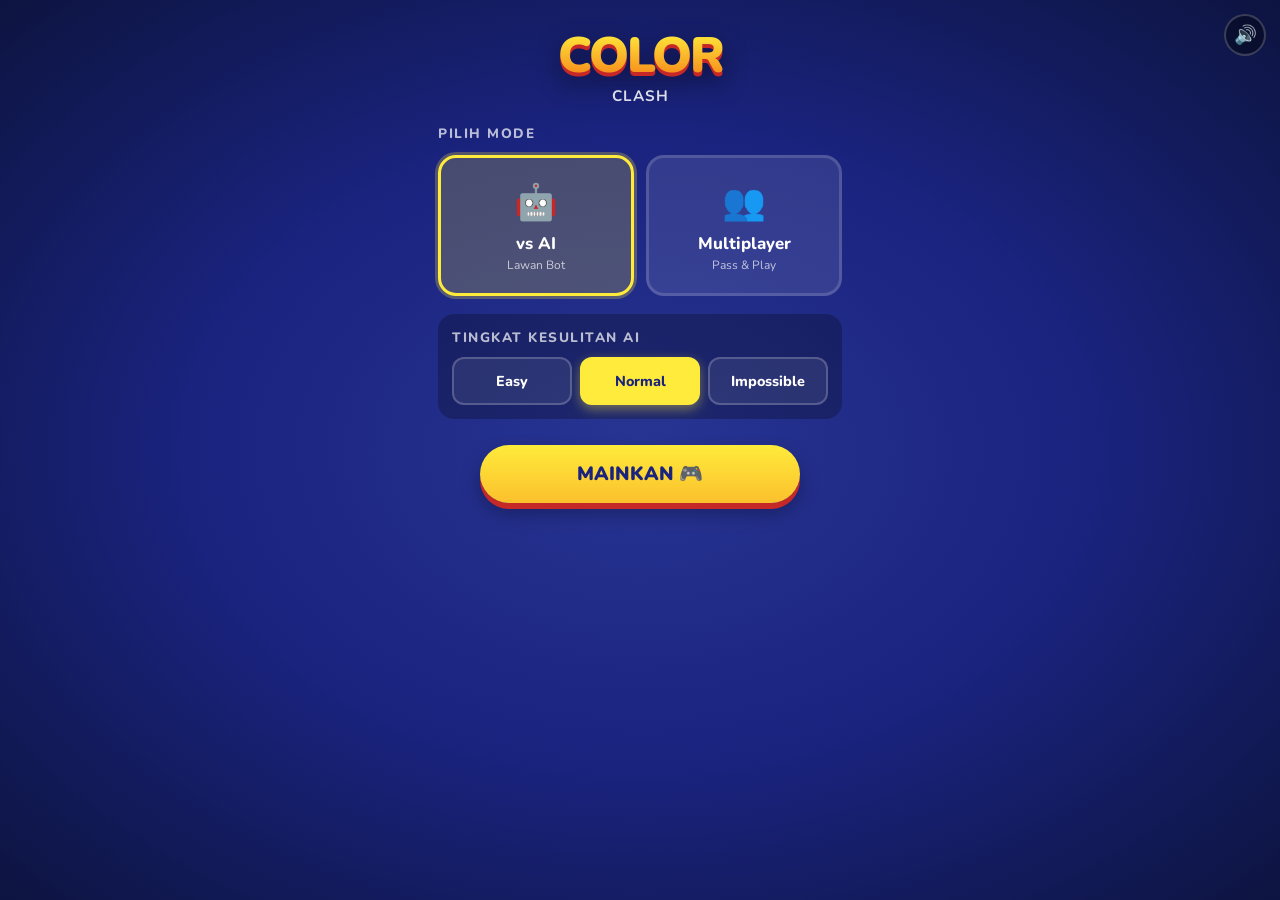
<file: index.html>
<!DOCTYPE html>
<html lang="id">
<head>
  <meta charset="UTF-8" />
  <meta name="viewport" content="width=device-width, initial-scale=1.0, maximum-scale=1.0, user-scalable=no" />
  <title>Color Clash</title>
  <link rel="preconnect" href="https://fonts.googleapis.com">
  <link href="https://fonts.googleapis.com/css2?family=Nunito:wght@700;800;900&display=swap" rel="stylesheet">
  <link rel="stylesheet" href="css/style.css">
</head>
<body>
<button class="music-toggle" id="musicBtn">🔊</button>

  <!-- LOBBY -->
  <div id="lobby">
    <div class="logo-box">
      <div class="logo-title">COLOR</div>
      <div class="logo-sub">CLASH</div>
    </div>

    <div class="section-title">Pilih Mode</div>
    <div class="mode-cards">
      <div class="mode-card active" data-mode="ai" onclick="selectMode('ai')">
        <div class="icon">🤖</div>
        <h3>vs AI</h3>
        <p>Lawan Bot</p>
      </div>
      <div class="mode-card" data-mode="multi" onclick="selectMode('multi')">
        <div class="icon">👥</div>
        <h3>Multiplayer</h3>
        <p>Pass & Play</p>
      </div>
    </div>

    <div class="diff-section show" id="diffSection">
      <div class="section-title" style="margin-bottom:4px;">Tingkat Kesulitan AI</div>
      <div class="diff-btns">
        <button class="diff-btn" data-diff="easy" onclick="setDiff('easy')">Easy</button>
        <button class="diff-btn active" data-diff="normal" onclick="setDiff('normal')">Normal</button>
        <button class="diff-btn" data-diff="impossible" onclick="setDiff('impossible')">Impossible</button>
      </div>
    </div>

    <div class="players-section" id="playersSection">
      <div class="section-title" style="margin-bottom:4px;">Jumlah Pemain</div>
      <div class="player-btns">
        <button class="player-btn" data-n="2" onclick="setPlayers(2)">2</button>
        <button class="player-btn active" data-n="3" onclick="setPlayers(3)">3</button>
        <button class="player-btn" data-n="4" onclick="setPlayers(4)">4</button>
      </div>
    </div>

    <button class="btn-start" onclick="startGame()">MAINKAN 🎮</button>
  </div>

  <!-- GAME -->
  <div id="game">
    <div class="top-bar">
      <button class="btn-lobby" onclick="confirmLobby()">← Lobby</button>
      <div class="turn-msg" id="turnMsg">Giliranmu</div>
      <div style="width:58px;"></div>
    </div>

    <div class="player-info" id="playerInfo"></div>

    <div class="table-area">
      <div class="table-meta">
        <div class="direction-indicator" id="direction">➡️</div>
        <div class="current-color" id="currentColor"></div>
      </div>
      <div class="discard-pile" id="discardPile"></div>
      <div class="draw-pile" id="drawPile" onclick="drawCard()"></div>
      <button class="last-btn" id="lastBtn" onclick="callLast()">LAST!</button>
    </div>

    <div class="hand-area">
      <div class="hand" id="hand"></div>
    </div>

    <div class="pass-overlay" id="passOverlay">
      <h2 id="passName">Giliran Player 2</h2>
      <p>Serahkan HP ke pemain berikutnya</p>
      <button class="btn-primary" style="max-width:220px;margin-top:8px;" onclick="revealHand()">Saya Siap</button>
    </div>
  </div>

  <!-- Color Picker -->
  <div class="modal" id="colorModal">
    <div class="modal-content">
      <h2>Pilih Warna</h2>
      <div class="color-grid">
        <button class="color-btn red" onclick="chooseColor('red')">Merah</button>
        <button class="color-btn blue" onclick="chooseColor('blue')">Biru</button>
        <button class="color-btn green" onclick="chooseColor('green')">Hijau</button>
        <button class="color-btn yellow" onclick="chooseColor('yellow')">Kuning</button>
      </div>
    </div>
  </div>

  <!-- Game Over -->
  <div class="modal" id="gameOverModal">
    <div class="modal-content gameover-content">
      <div class="trophy" id="trophy">🏆</div>
      <h2 id="winnerText">Kamu Menang!</h2>
      <p id="scoreText">Hebat!</p>
      <div class="btn-group">
        <button class="btn-primary" onclick="tryAgain()">Coba Lagi</button>
        <button class="btn-secondary" onclick="backToLobby()">Kembali ke Lobby</button>
      </div>
    </div>
  </div>

  <div class="toast" id="toast"></div>

  <audio id="bgm" loop preload="auto">
    <source src="https://soundimage.org/wp-content/uploads/2020/12/Adventures-in-Suburbia.mp3" type="audio/mpeg">
  </audio>

  <script src="js/game.js"></script>
</body>
</html>
</file>
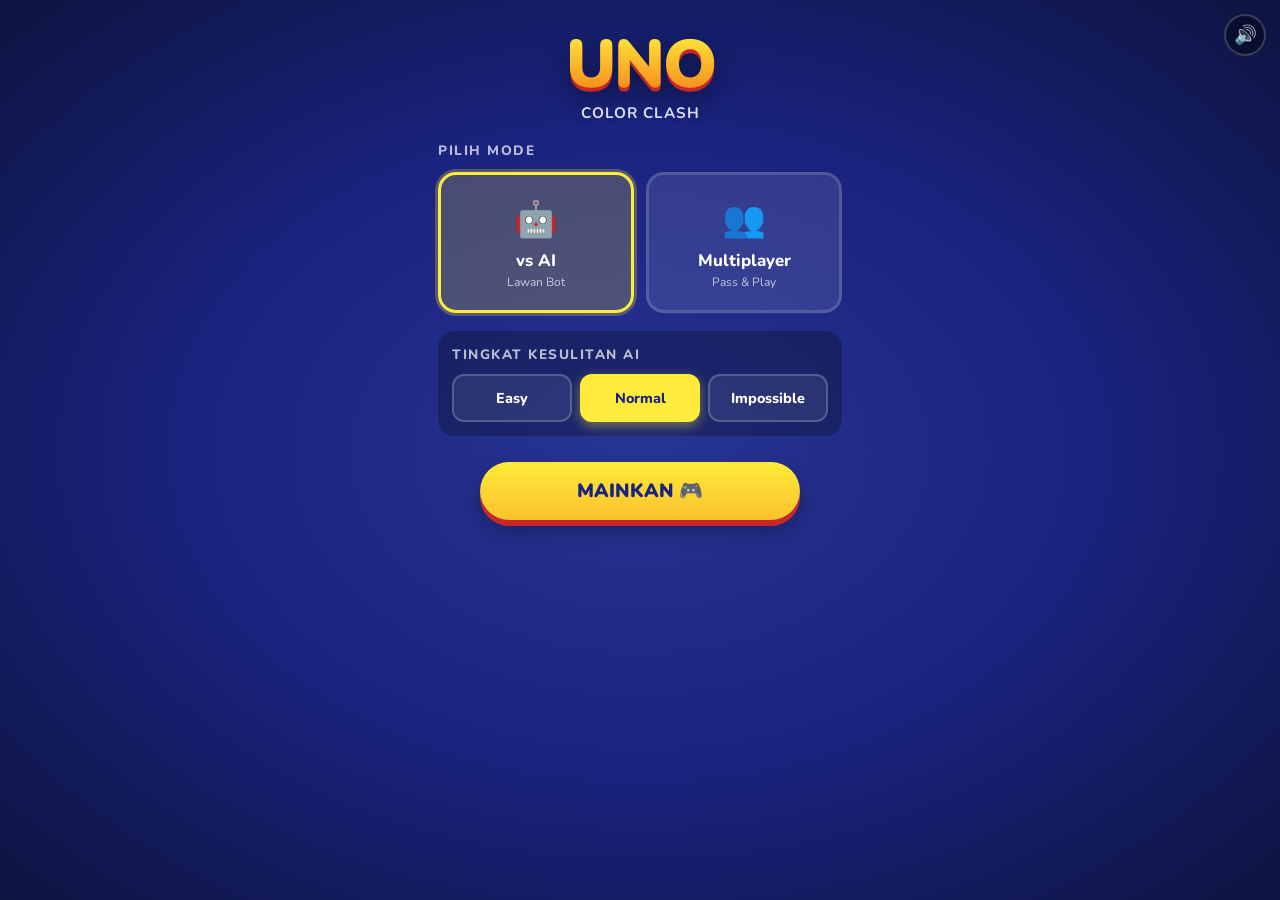
<file: index.single.html>
<!DOCTYPE html>
<html lang="id">
<head>
  <meta charset="UTF-8" />
  <meta name="viewport" content="width=device-width, initial-scale=1.0, maximum-scale=1.0, user-scalable=no" />
  <title>Color Clash</title>
  <link rel="preconnect" href="https://fonts.googleapis.com">
  <link href="https://fonts.googleapis.com/css2?family=Nunito:wght@700;800;900&display=swap" rel="stylesheet">
  <style>
    :root {
      --red: #d32f2f;
      --blue: #1976d2;
      --green: #388e3c;
      --yellow: #fbc02d;
      --black: #212121;
      --bg: #1a237e;
    }

    * {
      margin: 0;
      padding: 0;
      box-sizing: border-box;
      -webkit-tap-highlight-color: transparent;
      user-select: none;
    }

    body {
      font-family: 'Nunito', sans-serif;
      background: radial-gradient(ellipse at center, #283593 0%, #1a237e 50%, #0d1440 100%);
      min-height: 100dvh;
      color: #fff;
      overflow-x: hidden;
      display: flex;
      flex-direction: column;
      align-items: center;
    }

    /* ========== LOBBY ========== */
    #lobby {
      width: 100%;
      max-width: 440px;
      padding: 20px 18px 40px;
      display: flex;
      flex-direction: column;
      align-items: center;
      gap: 18px;
    }

    .logo-box {
      margin-top: 12px;
      text-align: center;
    }

    .logo-uno {
      font-size: 4.2rem;
      font-weight: 900;
      letter-spacing: -2px;
      background: linear-gradient(180deg, #ffeb3b 0%, #fbc02d 40%, #f57f17 100%);
      -webkit-background-clip: text;
      -webkit-text-fill-color: transparent;
      text-shadow: none;
      filter: drop-shadow(0 4px 0 #c62828) drop-shadow(0 8px 12px rgba(0,0,0,0.4));
      line-height: 1;
    }

    .logo-sub {
      font-size: 0.95rem;
      font-weight: 700;
      opacity: 0.85;
      margin-top: 4px;
      letter-spacing: 1px;
    }

    .section-title {
      font-size: 0.85rem;
      font-weight: 800;
      text-transform: uppercase;
      letter-spacing: 1.5px;
      opacity: 0.7;
      align-self: flex-start;
      margin-bottom: -6px;
    }

    .mode-cards {
      display: grid;
      grid-template-columns: 1fr 1fr;
      gap: 12px;
      width: 100%;
    }

    .mode-card {
      background: rgba(255,255,255,0.1);
      border: 3px solid rgba(255,255,255,0.15);
      border-radius: 18px;
      padding: 20px 12px;
      text-align: center;
      cursor: pointer;
      transition: all 0.2s ease;
    }

    .mode-card.active {
      background: rgba(255,235,59,0.2);
      border-color: #ffeb3b;
      box-shadow: 0 0 0 3px rgba(255,235,59,0.25);
    }

    .mode-card .icon { font-size: 2.2rem; margin-bottom: 6px; }
    .mode-card h3 { font-size: 1.05rem; font-weight: 800; }
    .mode-card p { font-size: 0.75rem; opacity: 0.7; margin-top: 2px; }

    .diff-section, .players-section {
      width: 100%;
      background: rgba(0,0,0,0.25);
      border-radius: 16px;
      padding: 14px;
      display: none;
    }

    .diff-section.show, .players-section.show { display: block; }

    .diff-btns, .player-btns {
      display: flex;
      gap: 8px;
      margin-top: 10px;
    }

    .diff-btn, .player-btn {
      flex: 1;
      padding: 12px 6px;
      border-radius: 12px;
      border: 2px solid rgba(255,255,255,0.2);
      background: rgba(255,255,255,0.08);
      color: #fff;
      font-family: inherit;
      font-weight: 800;
      font-size: 0.9rem;
      cursor: pointer;
      transition: all 0.2s;
    }

    .diff-btn.active, .player-btn.active {
      background: #ffeb3b;
      color: #1a237e;
      border-color: #ffeb3b;
      box-shadow: 0 4px 12px rgba(255,235,59,0.4);
    }

    .diff-btn[data-diff="easy"].active { background: #66bb6a; border-color: #66bb6a; color: #fff; }
    .diff-btn[data-diff="normal"].active { background: #ffeb3b; border-color: #ffeb3b; color: #1a237e; }
    .diff-btn[data-diff="impossible"].active { background: #ef5350; border-color: #ef5350; color: #fff; }

    .btn-start {
      width: 100%;
      max-width: 320px;
      padding: 16px;
      border: none;
      border-radius: 50px;
      background: linear-gradient(180deg, #ffeb3b 0%, #fbc02d 100%);
      color: #1a237e;
      font-family: inherit;
      font-size: 1.2rem;
      font-weight: 900;
      cursor: pointer;
      box-shadow: 0 6px 0 #c62828, 0 10px 20px rgba(0,0,0,0.3);
      transition: all 0.15s;
      margin-top: 8px;
    }

    .btn-start:active {
      transform: translateY(4px);
      box-shadow: 0 2px 0 #c62828, 0 4px 10px rgba(0,0,0,0.3);
    }

    .music-toggle {
      position: fixed;
      top: 14px;
      right: 14px;
      width: 42px;
      height: 42px;
      border-radius: 50%;
      background: rgba(0,0,0,0.35);
      border: 2px solid rgba(255,255,255,0.2);
      color: #fff;
      font-size: 1.15rem;
      cursor: pointer;
      z-index: 100;
    }

    /* ========== GAME ========== */
    #game {
      display: none;
      width: 100%;
      max-width: 480px;
      height: 100dvh;
      flex-direction: column;
      position: relative;
    }

    .top-bar {
      display: flex;
      justify-content: space-between;
      align-items: center;
      padding: 10px 14px;
      background: rgba(0,0,0,0.35);
    }

    .btn-lobby {
      padding: 7px 14px;
      border-radius: 20px;
      border: 2px solid rgba(255,255,255,0.3);
      background: transparent;
      color: #fff;
      font-family: inherit;
      font-weight: 700;
      font-size: 0.8rem;
      cursor: pointer;
    }

    .turn-msg {
      font-size: 0.9rem;
      font-weight: 800;
      background: rgba(255,235,59,0.2);
      padding: 5px 14px;
      border-radius: 20px;
      border: 1px solid rgba(255,235,59,0.4);
    }

    .player-info {
      display: flex;
      gap: 8px;
      flex-wrap: wrap;
      justify-content: center;
      padding: 10px 8px 4px;
    }

    .player-badge {
      background: rgba(0,0,0,0.35);
      border-radius: 20px;
      padding: 5px 12px;
      font-size: 0.8rem;
      font-weight: 700;
      display: flex;
      align-items: center;
      gap: 6px;
      border: 2px solid transparent;
      transition: all 0.25s;
    }

    .player-badge.active {
      background: #ffeb3b;
      color: #1a237e;
      border-color: #fff;
      transform: scale(1.06);
      box-shadow: 0 0 12px rgba(255,235,59,0.5);
    }

    .player-badge .count {
      background: rgba(0,0,0,0.25);
      border-radius: 10px;
      padding: 1px 7px;
      font-weight: 900;
      min-width: 22px;
      text-align: center;
    }

    .player-badge.active .count {
      background: rgba(26,35,126,0.25);
    }

    .table-area {
      flex: 1;
      display: flex;
      flex-direction: column;
      align-items: center;
      justify-content: center;
      gap: 12px;
      padding: 8px;
      position: relative;
    }

    .table-meta {
      display: flex;
      align-items: center;
      gap: 16px;
    }

    .direction-indicator {
      font-size: 1.5rem;
      transition: transform 0.35s;
    }

    .direction-indicator.reverse { transform: scaleX(-1); }

    .current-color {
      width: 26px;
      height: 26px;
      border-radius: 50%;
      border: 3px solid #fff;
      box-shadow: 0 0 10px rgba(255,255,255,0.5);
    }

    .discard-pile {
      width: 96px;
      height: 140px;
      border-radius: 12px;
      position: relative;
      z-index: 5;
      filter: drop-shadow(0 8px 16px rgba(0,0,0,0.45));
    }

    .draw-pile {
      width: 72px;
      height: 104px;
      background: linear-gradient(145deg, #37474f, #263238);
      border-radius: 10px;
      border: 3px solid rgba(255,255,255,0.2);
      display: flex;
      align-items: center;
      justify-content: center;
      font-size: 1.6rem;
      font-weight: 900;
      color: #ffeb3b;
      cursor: pointer;
      box-shadow: 0 6px 16px rgba(0,0,0,0.4);
      position: absolute;
      right: 24px;
      top: 50%;
      transform: translateY(-50%);
      transition: transform 0.12s;
    }

    .draw-pile:active { transform: translateY(-50%) scale(0.93); }

    .draw-pile::before {
      content: 'UNO';
      position: absolute;
      font-size: 0.85rem;
      letter-spacing: 1px;
      opacity: 0.7;
    }

    .hand-area {
      background: linear-gradient(180deg, rgba(0,0,0,0.25) 0%, rgba(0,0,0,0.5) 100%);
      padding: 10px 6px 18px;
      border-radius: 24px 24px 0 0;
      min-height: 155px;
    }

    .hand {
      display: flex;
      justify-content: center;
      overflow-x: auto;
      padding: 12px 4px 4px;
      scrollbar-width: none;
    }

    .hand::-webkit-scrollbar { display: none; }

    /* ===== REAL UNO CARD STYLE ===== */
    .card {
      width: 74px;
      height: 108px;
      border-radius: 10px;
      flex-shrink: 0;
      position: relative;
      cursor: pointer;
      transition: all 0.2s cubic-bezier(0.34, 1.56, 0.64, 1);
      margin-left: -20px;
      box-shadow: 0 4px 10px rgba(0,0,0,0.35);
      border: 2.5px solid rgba(255,255,255,0.9);
      display: flex;
      align-items: center;
      justify-content: center;
      overflow: hidden;
    }

    .card:first-child { margin-left: 0; }

    .card:hover, .card.playable {
      transform: translateY(-20px) scale(1.07);
      z-index: 20;
      box-shadow: 0 14px 28px rgba(0,0,0,0.5);
    }

    .card.playable {
      outline: 3px solid #ffeb3b;
      outline-offset: 2px;
    }

    /* Card backgrounds */
    .card.red { background: linear-gradient(160deg, #e53935, #b71c1c); }
    .card.blue { background: linear-gradient(160deg, #1e88e5, #0d47a1); }
    .card.green { background: linear-gradient(160deg, #43a047, #1b5e20); }
    .card.yellow { background: linear-gradient(160deg, #fdd835, #f9a825); color: #212121; }
    .card.wild { background: linear-gradient(160deg, #424242, #212121); }

    /* Oval center */
    .card .oval {
      width: 48px;
      height: 72px;
      background: #fff;
      border-radius: 50%;
      display: flex;
      align-items: center;
      justify-content: center;
      position: relative;
      transform: rotate(-15deg);
      box-shadow: inset 0 0 0 2px rgba(0,0,0,0.08);
    }

    .card.yellow .oval { background: #fffde7; }

    .card .oval-val {
      font-size: 1.55rem;
      font-weight: 900;
      transform: rotate(15deg);
      line-height: 1;
    }

    .card.red .oval-val { color: #c62828; }
    .card.blue .oval-val { color: #1565c0; }
    .card.green .oval-val { color: #2e7d32; }
    .card.yellow .oval-val { color: #f9a825; }
    .card.wild .oval-val { color: #212121; font-size: 1.3rem; }

    .card .corner {
      position: absolute;
      font-size: 0.85rem;
      font-weight: 900;
      line-height: 1;
      color: #fff;
    }

    .card.yellow .corner { color: #212121; }

    .card .corner.tl { top: 5px; left: 6px; }
    .card .corner.br { bottom: 5px; right: 6px; transform: rotate(180deg); }

    /* Wild special look */
    .card.wild .oval {
      background: conic-gradient(#e53935 0deg 90deg, #fdd835 90deg 180deg, #43a047 180deg 270deg, #1e88e5 270deg 360deg);
    }

    .card.wild .oval-val {
      background: #fff;
      width: 28px;
      height: 28px;
      border-radius: 50%;
      display: flex;
      align-items: center;
      justify-content: center;
      font-size: 0.9rem;
      color: #212121;
    }

    /* ========== MODALS ========== */
    .modal {
      position: fixed;
      inset: 0;
      background: rgba(0,0,0,0.75);
      display: none;
      align-items: center;
      justify-content: center;
      z-index: 200;
      backdrop-filter: blur(5px);
    }

    .modal.show { display: flex; animation: fadeIn 0.25s ease; }

    .modal-content {
      background: linear-gradient(180deg, #283593, #1a237e);
      border-radius: 22px;
      padding: 26px 22px;
      width: 90%;
      max-width: 340px;
      text-align: center;
      border: 3px solid rgba(255,235,59,0.3);
      box-shadow: 0 20px 50px rgba(0,0,0,0.5);
    }

    .modal-content h2 {
      font-size: 1.35rem;
      font-weight: 900;
      margin-bottom: 18px;
    }

    .color-grid {
      display: grid;
      grid-template-columns: 1fr 1fr;
      gap: 12px;
    }

    .color-btn {
      height: 68px;
      border-radius: 14px;
      border: 3px solid rgba(255,255,255,0.3);
      cursor: pointer;
      font-family: inherit;
      font-size: 1rem;
      font-weight: 800;
      color: #fff;
      text-shadow: 0 1px 3px rgba(0,0,0,0.4);
      transition: transform 0.15s;
    }

    .color-btn:active { transform: scale(0.94); }
    .color-btn.red { background: var(--red); }
    .color-btn.blue { background: var(--blue); }
    .color-btn.green { background: var(--green); }
    .color-btn.yellow { background: var(--yellow); color: #212121; text-shadow: none; }

    .gameover-content .trophy { font-size: 3.8rem; margin-bottom: 6px; }
    .gameover-content h2 { font-size: 1.5rem; margin-bottom: 6px; }
    .gameover-content p { opacity: 0.85; margin-bottom: 22px; font-weight: 700; }

    .btn-group { display: flex; flex-direction: column; gap: 10px; }

    .btn-primary {
      padding: 14px;
      border-radius: 50px;
      border: none;
      background: linear-gradient(180deg, #ffeb3b, #fbc02d);
      color: #1a237e;
      font-family: inherit;
      font-size: 1.05rem;
      font-weight: 900;
      cursor: pointer;
      box-shadow: 0 4px 0 #c62828;
    }

    .btn-primary:active { transform: translateY(2px); box-shadow: 0 2px 0 #c62828; }

    .btn-secondary {
      padding: 12px;
      border-radius: 50px;
      border: 2px solid rgba(255,255,255,0.35);
      background: transparent;
      color: #fff;
      font-family: inherit;
      font-size: 0.95rem;
      font-weight: 700;
      cursor: pointer;
    }

    .toast {
      position: fixed;
      bottom: 110px;
      left: 50%;
      transform: translateX(-50%) translateY(16px);
      background: rgba(0,0,0,0.88);
      color: #fff;
      padding: 11px 22px;
      border-radius: 50px;
      font-size: 0.9rem;
      font-weight: 700;
      opacity: 0;
      transition: all 0.3s;
      z-index: 150;
      pointer-events: none;
      white-space: nowrap;
    }

    .toast.show {
      opacity: 1;
      transform: translateX(-50%) translateY(0);
    }

    .uno-btn {
      position: absolute;
      bottom: 175px;
      right: 14px;
      width: 62px;
      height: 62px;
      border-radius: 50%;
      background: linear-gradient(180deg, #ef5350, #c62828);
      border: 3px solid #fff;
      color: #fff;
      font-family: inherit;
      font-weight: 900;
      font-size: 0.85rem;
      cursor: pointer;
      box-shadow: 0 6px 18px rgba(198,40,40,0.5);
      z-index: 20;
      display: none;
      animation: pulse 1.1s infinite;
    }

    .uno-btn.show {
      display: flex;
      align-items: center;
      justify-content: center;
    }

    @keyframes pulse {
      0%, 100% { transform: scale(1); }
      50% { transform: scale(1.07); }
    }

    @keyframes fadeIn {
      from { opacity: 0; transform: translateY(8px); }
      to { opacity: 1; transform: translateY(0); }
    }

    .pass-overlay {
      position: absolute;
      inset: 0;
      background: rgba(13,20,64,0.96);
      display: none;
      flex-direction: column;
      align-items: center;
      justify-content: center;
      z-index: 50;
      gap: 14px;
    }

    .pass-overlay.show { display: flex; }
    .pass-overlay h2 { font-size: 1.45rem; font-weight: 900; }
    .pass-overlay p { opacity: 0.7; font-weight: 700; }

    @media (max-width: 400px) {
      .card { width: 64px; height: 94px; margin-left: -24px; }
      .card .oval { width: 40px; height: 60px; }
      .card .oval-val { font-size: 1.3rem; }
      .discard-pile { width: 82px; height: 120px; }
      .logo-uno { font-size: 3.5rem; }
    }
  </style>
</head>
<body>
  <button class="music-toggle" id="musicBtn">🔊</button>

  <!-- LOBBY -->
  <div id="lobby">
    <div class="logo-box">
      <div class="logo-uno">UNO</div>
      <div class="logo-sub">COLOR CLASH</div>
    </div>

    <div class="section-title">Pilih Mode</div>
    <div class="mode-cards">
      <div class="mode-card active" data-mode="ai" onclick="selectMode('ai')">
        <div class="icon">🤖</div>
        <h3>vs AI</h3>
        <p>Lawan Bot</p>
      </div>
      <div class="mode-card" data-mode="multi" onclick="selectMode('multi')">
        <div class="icon">👥</div>
        <h3>Multiplayer</h3>
        <p>Pass & Play</p>
      </div>
    </div>

    <div class="diff-section show" id="diffSection">
      <div class="section-title" style="margin-bottom:4px;">Tingkat Kesulitan AI</div>
      <div class="diff-btns">
        <button class="diff-btn" data-diff="easy" onclick="setDiff('easy')">Easy</button>
        <button class="diff-btn active" data-diff="normal" onclick="setDiff('normal')">Normal</button>
        <button class="diff-btn" data-diff="impossible" onclick="setDiff('impossible')">Impossible</button>
      </div>
    </div>

    <div class="players-section" id="playersSection">
      <div class="section-title" style="margin-bottom:4px;">Jumlah Pemain</div>
      <div class="player-btns">
        <button class="player-btn" data-n="2" onclick="setPlayers(2)">2</button>
        <button class="player-btn active" data-n="3" onclick="setPlayers(3)">3</button>
        <button class="player-btn" data-n="4" onclick="setPlayers(4)">4</button>
      </div>
    </div>

    <button class="btn-start" onclick="startGame()">MAINKAN 🎮</button>
  </div>

  <!-- GAME -->
  <div id="game">
    <div class="top-bar">
      <button class="btn-lobby" onclick="confirmLobby()">← Lobby</button>
      <div class="turn-msg" id="turnMsg">Giliranmu</div>
      <div style="width:58px;"></div>
    </div>

    <div class="player-info" id="playerInfo"></div>

    <div class="table-area">
      <div class="table-meta">
        <div class="direction-indicator" id="direction">➡️</div>
        <div class="current-color" id="currentColor"></div>
      </div>
      <div class="discard-pile" id="discardPile"></div>
      <div class="draw-pile" id="drawPile" onclick="drawCard()"></div>
      <button class="uno-btn" id="unoBtn" onclick="callUno()">UNO!</button>
    </div>

    <div class="hand-area">
      <div class="hand" id="hand"></div>
    </div>

    <div class="pass-overlay" id="passOverlay">
      <h2 id="passName">Giliran Player 2</h2>
      <p>Serahkan HP ke pemain berikutnya</p>
      <button class="btn-primary" style="max-width:220px;margin-top:8px;" onclick="revealHand()">Saya Siap</button>
    </div>
  </div>

  <!-- Color Picker -->
  <div class="modal" id="colorModal">
    <div class="modal-content">
      <h2>Pilih Warna</h2>
      <div class="color-grid">
        <button class="color-btn red" onclick="chooseColor('red')">Merah</button>
        <button class="color-btn blue" onclick="chooseColor('blue')">Biru</button>
        <button class="color-btn green" onclick="chooseColor('green')">Hijau</button>
        <button class="color-btn yellow" onclick="chooseColor('yellow')">Kuning</button>
      </div>
    </div>
  </div>

  <!-- Game Over -->
  <div class="modal" id="gameOverModal">
    <div class="modal-content gameover-content">
      <div class="trophy" id="trophy">🏆</div>
      <h2 id="winnerText">Kamu Menang!</h2>
      <p id="scoreText">Hebat!</p>
      <div class="btn-group">
        <button class="btn-primary" onclick="tryAgain()">Coba Lagi</button>
        <button class="btn-secondary" onclick="backToLobby()">Kembali ke Lobby</button>
      </div>
    </div>
  </div>

  <div class="toast" id="toast"></div>

  <audio id="bgm" loop preload="auto">
    <source src="https://soundimage.org/wp-content/uploads/2020/12/Adventures-in-Suburbia.mp3" type="audio/mpeg">
  </audio>

  <script>
    // ========== STATE ==========
    let mode = 'ai';
    let difficulty = 'normal';
    let numPlayers = 2;
    let players = [];
    let currentPlayer = 0;
    let direction = 1;
    let deck = [];
    let discard = [];
    let currentColor = null;
    let gameOver = false;
    let waitingColor = false;
    let mustDraw = 0;
    let calledUno = {};
    let musicOn = true;
    let lastSettings = { mode: 'ai', difficulty: 'normal', numPlayers: 2 };

    const COLORS = ['red', 'blue', 'green', 'yellow'];

    // ========== AUDIO ==========
    const bgm = document.getElementById('bgm');
    const musicBtn = document.getElementById('musicBtn');

    function toggleMusic() {
      musicOn = !musicOn;
      if (musicOn) {
        bgm.play().catch(()=>{});
        musicBtn.textContent = '🔊';
      } else {
        bgm.pause();
        musicBtn.textContent = '🔇';
      }
    }
    musicBtn.onclick = toggleMusic;

    function playSfx(type) {
      try {
        const ctx = new (window.AudioContext || window.webkitAudioContext)();
        const osc = ctx.createOscillator();
        const gain = ctx.createGain();
        osc.connect(gain);
        gain.connect(ctx.destination);
        if (type === 'play') { osc.frequency.value = 540; gain.gain.value = 0.07; }
        else if (type === 'draw') { osc.frequency.value = 300; gain.gain.value = 0.06; }
        else if (type === 'win') { osc.frequency.value = 700; gain.gain.value = 0.09; }
        else { osc.frequency.value = 220; gain.gain.value = 0.05; }
        osc.start();
        gain.gain.exponentialRampToValueAtTime(0.001, ctx.currentTime + 0.14);
        osc.stop(ctx.currentTime + 0.14);
      } catch(e) {}
    }

    // ========== LOBBY ==========
    function selectMode(m) {
      mode = m;
      document.querySelectorAll('.mode-card').forEach(c => c.classList.remove('active'));
      document.querySelector(`[data-mode="${m}"]`).classList.add('active');
      document.getElementById('diffSection').classList.toggle('show', m === 'ai');
      document.getElementById('playersSection').classList.toggle('show', m === 'multi');
      if (m === 'ai') numPlayers = 2;
    }

    function setDiff(d) {
      difficulty = d;
      document.querySelectorAll('.diff-btn').forEach(b => b.classList.remove('active'));
      document.querySelector(`.diff-btn[data-diff="${d}"]`).classList.add('active');
    }

    function setPlayers(n) {
      numPlayers = n;
      document.querySelectorAll('.player-btn').forEach(b => b.classList.remove('active'));
      document.querySelector(`.player-btn[data-n="${n}"]`).classList.add('active');
    }

    // ========== DECK ==========
    function createDeck() {
      const d = [];
      COLORS.forEach(color => {
        d.push({ color, value: '0' });
        for (let i = 1; i <= 9; i++) {
          d.push({ color, value: String(i) });
          d.push({ color, value: String(i) });
        }
        ['skip','reverse','draw2'].forEach(v => {
          d.push({ color, value: v });
          d.push({ color, value: v });
        });
      });
      for (let i = 0; i < 4; i++) {
        d.push({ color: 'wild', value: 'wild' });
        d.push({ color: 'wild', value: 'wild4' });
      }
      return shuffle(d);
    }

    function shuffle(arr) {
      for (let i = arr.length - 1; i > 0; i--) {
        const j = Math.floor(Math.random() * (i + 1));
        [arr[i], arr[j]] = [arr[j], arr[i]];
      }
      return arr;
    }

    // ========== START ==========
    function startGame() {
      lastSettings = { mode, difficulty, numPlayers };
      gameOver = false;
      direction = 1;
      mustDraw = 0;
      calledUno = {};
      currentPlayer = 0;

      deck = createDeck();
      discard = [];
      players = [];

      for (let i = 0; i < numPlayers; i++) {
        const hand = [];
        for (let j = 0; j < 7; j++) hand.push(deck.pop());
        players.push({
          name: mode === 'ai' ? (i === 0 ? 'Kamu' : 'Bot') : `Player ${i + 1}`,
          hand,
          isAI: mode === 'ai' && i > 0
        });
      }

      let first;
      do {
        first = deck.pop();
        if (first.color === 'wild' || ['skip','reverse','draw2'].includes(first.value)) {
          deck.unshift(first);
          deck = shuffle(deck);
        } else break;
      } while (true);
      discard.push(first);
      currentColor = first.color;

      document.getElementById('lobby').style.display = 'none';
      document.getElementById('game').style.display = 'flex';
      renderAll();

      if (musicOn) bgm.play().catch(()=>{});

      if (players[currentPlayer].isAI) setTimeout(aiTurn, 700);
      else if (mode === 'multi' && currentPlayer !== 0) showPassOverlay();
    }

    // ========== RENDER ==========
    function renderAll() {
      renderPlayerInfo();
      renderDiscard();
      renderHand();
      renderDirection();
      updateTurnMsg();
      updateUnoBtn();
    }

    function renderPlayerInfo() {
      const el = document.getElementById('playerInfo');
      el.innerHTML = players.map((p, i) => `
        <div class="player-badge ${i === currentPlayer ? 'active' : ''}">
          ${p.name} <span class="count">${p.hand.length}</span>
        </div>
      `).join('');
    }

    function renderDiscard() {
      const top = discard[discard.length - 1];
      const pile = document.getElementById('discardPile');
      pile.innerHTML = '';
      const card = createCardElement(top, true);
      card.style.width = '96px';
      card.style.height = '140px';
      card.style.margin = '0';
      card.style.borderRadius = '12px';
      pile.appendChild(card);

      document.getElementById('currentColor').style.background = {
        red: 'var(--red)', blue: 'var(--blue)', green: 'var(--green)', yellow: 'var(--yellow)'
      }[currentColor] || '#888';
    }

    function renderHand() {
      const handEl = document.getElementById('hand');
      handEl.innerHTML = '';
      const p = players[currentPlayer];
      if (mode === 'multi' && document.getElementById('passOverlay').classList.contains('show')) return;

      p.hand.forEach((card, idx) => {
        const el = createCardElement(card);
        const canPlay = isPlayable(card) && !waitingColor && !gameOver && !p.isAI;
        if (canPlay) el.classList.add('playable');
        el.onclick = () => { if (canPlay) playCard(idx); };
        handEl.appendChild(el);
      });
    }

    function createCardElement(card) {
      const el = document.createElement('div');
      el.className = `card ${card.color === 'wild' ? 'wild' : card.color}`;

      let display = card.value;
      if (card.value === 'skip') display = '⊘';
      else if (card.value === 'reverse') display = '⇄';
      else if (card.value === 'draw2') display = '+2';
      else if (card.value === 'wild') display = 'W';
      else if (card.value === 'wild4') display = '+4';

      el.innerHTML = `
        <span class="corner tl">${display}</span>
        <div class="oval"><span class="oval-val">${display}</span></div>
        <span class="corner br">${display}</span>
      `;
      return el;
    }

    function renderDirection() {
      const el = document.getElementById('direction');
      el.textContent = direction === 1 ? '➡️' : '⬅️';
      el.classList.toggle('reverse', direction === -1);
    }

    function updateTurnMsg() {
      const p = players[currentPlayer];
      document.getElementById('turnMsg').textContent = p.isAI ? 'Bot berpikir...' : (mode === 'multi' ? `Giliran ${p.name}` : 'Giliranmu');
    }

    function updateUnoBtn() {
      const btn = document.getElementById('unoBtn');
      const p = players[currentPlayer];
      const hasPlayable = p.hand.some(c => isPlayable(c));
      const show = !p.isAI && p.hand.length === 2 && hasPlayable && !calledUno[currentPlayer];
      btn.classList.toggle('show', show);
    }

    // ========== LOGIC ==========
    function isPlayable(card) {
      if (!card) return false;
      if (mustDraw > 0) return card.value === 'draw2' || card.value === 'wild4';
      if (card.color === 'wild') return true;
      const top = discard[discard.length - 1];
      return card.color === currentColor || card.value === top.value;
    }

    function playCard(idx) {
      if (gameOver || waitingColor) return;
      const p = players[currentPlayer];
      const card = p.hand[idx];
      if (!isPlayable(card)) return;

      p.hand.splice(idx, 1);
      discard.push(card);
      playSfx('play');
      if (card.color !== 'wild') currentColor = card.color;

      if (p.hand.length === 1 && p.isAI) calledUno[currentPlayer] = true;
      if (p.hand.length === 0) { endGame(currentPlayer); return; }

      applyEffect(card);
    }

    function applyEffect(card) {
      if (card.value === 'skip') {
        nextPlayer(); nextPlayer(); afterTurn();
      } else if (card.value === 'reverse') {
        direction *= -1;
        if (players.length === 2) nextPlayer();
        nextPlayer(); afterTurn();
      } else if (card.value === 'draw2') {
        mustDraw += 2; nextPlayer(); afterTurn();
      } else if (card.value === 'wild' || card.value === 'wild4') {
        if (card.value === 'wild4') mustDraw += 4;
        if (players[currentPlayer].isAI) {
          currentColor = pickBestColor(players[currentPlayer]);
          nextPlayer(); afterTurn();
        } else {
          waitingColor = true;
          document.getElementById('colorModal').classList.add('show');
        }
      } else {
        nextPlayer(); afterTurn();
      }
    }

    function chooseColor(color) {
      currentColor = color;
      waitingColor = false;
      document.getElementById('colorModal').classList.remove('show');
      nextPlayer(); afterTurn();
    }

    function nextPlayer() {
      currentPlayer = (currentPlayer + direction + players.length) % players.length;
    }

    function afterTurn() {
      calledUno[currentPlayer] = false;
      renderAll();

      if (mustDraw > 0) {
        const p = players[currentPlayer];
        const canStack = p.hand.some(c => c.value === 'draw2' || c.value === 'wild4');
        if (!canStack) {
          for (let i = 0; i < mustDraw; i++) {
            if (deck.length === 0) refillDeck();
            p.hand.push(deck.pop());
          }
          showToast(`${p.name} +${mustDraw} kartu`);
          mustDraw = 0;
          nextPlayer();
          renderAll();
        }
      }

      if (gameOver) return;
      if (players[currentPlayer].isAI) setTimeout(aiTurn, difficulty === 'impossible' ? 500 : 850);
      else if (mode === 'multi') showPassOverlay();
    }

    function drawCard() {
      if (gameOver || waitingColor || players[currentPlayer].isAI || mustDraw > 0) return;
      if (deck.length === 0) refillDeck();
      const card = deck.pop();
      players[currentPlayer].hand.push(card);
      playSfx('draw');
      showToast('Kartu diambil');
      if (!isPlayable(card)) {
        nextPlayer(); afterTurn();
      } else {
        renderAll();
      }
    }

    function refillDeck() {
      const top = discard.pop();
      deck = shuffle(discard);
      discard = [top];
    }

    function callUno() {
      calledUno[currentPlayer] = true;
      showToast('UNO! 🔥');
      document.getElementById('unoBtn').classList.remove('show');
    }

    function pickBestColor(p) {
      const counts = { red:0, blue:0, green:0, yellow:0 };
      p.hand.forEach(c => { if (c.color !== 'wild') counts[c.color]++; });
      return Object.entries(counts).sort((a,b) => b[1] - a[1])[0][0];
    }

    // ========== AI DIFFICULTIES ==========
    function aiTurn() {
      if (gameOver) return;
      const p = players[currentPlayer];

      // Must draw handling
      if (mustDraw > 0) {
        const stackIdx = p.hand.findIndex(c => c.value === 'draw2' || c.value === 'wild4');
        if (stackIdx >= 0 && (difficulty !== 'easy' || Math.random() > 0.4)) {
          playCard(stackIdx);
          return;
        }
        for (let i = 0; i < mustDraw; i++) {
          if (deck.length === 0) refillDeck();
          p.hand.push(deck.pop());
        }
        showToast(`Bot +${mustDraw} kartu`);
        mustDraw = 0;
        nextPlayer(); afterTurn();
        return;
      }

      const playable = [];
      p.hand.forEach((c, i) => { if (isPlayable(c)) playable.push({ card: c, idx: i }); });

      if (playable.length === 0) {
        if (deck.length === 0) refillDeck();
        const card = deck.pop();
        p.hand.push(card);
        playSfx('draw');
        if (isPlayable(card) && (difficulty !== 'easy' || Math.random() > 0.35)) {
          setTimeout(() => playCard(p.hand.length - 1), 350);
        } else {
          nextPlayer(); afterTurn();
        }
        return;
      }

      let chosen;
      if (difficulty === 'easy') {
        // Random + sometimes skip good plays
        chosen = playable[Math.floor(Math.random() * playable.length)];
        if (Math.random() < 0.25 && playable.length > 1) {
          // Prefer number cards randomly
          const nums = playable.filter(x => !isNaN(x.card.value));
          if (nums.length) chosen = nums[Math.floor(Math.random() * nums.length)];
        }
      } else if (difficulty === 'normal') {
        // Prefer actions > wild > numbers
        playable.sort((a, b) => priority(b.card) - priority(a.card));
        chosen = playable[0];
      } else {
        // Impossible: smartest
        chosen = bestImpossibleMove(playable, p);
      }

      if (p.hand.length === 2) calledUno[currentPlayer] = true;
      playCard(chosen.idx);
    }

    function priority(c) {
      if (c.value === 'wild4') return 6;
      if (c.value === 'draw2') return 5;
      if (c.value === 'skip' || c.value === 'reverse') return 4;
      if (c.value === 'wild') return 3;
      return 1;
    }

    function bestImpossibleMove(playable, p) {
      // 1. If can finish, do it
      const finish = playable.find(x => p.hand.length === 1);
      if (finish) return finish;

      // 2. Prefer +4 / +2 if opponent has few cards
      const opp = players[(currentPlayer + direction + players.length) % players.length];
      if (opp.hand.length <= 3) {
        const punish = playable.find(x => x.card.value === 'wild4' || x.card.value === 'draw2');
        if (punish) return punish;
      }

      // 3. Prefer action cards
      const actions = playable.filter(x => ['skip','reverse','draw2','wild4'].includes(x.card.value));
      if (actions.length) {
        actions.sort((a,b) => priority(b.card) - priority(a.card));
        return actions[0];
      }

      // 4. Keep wild for later, prefer matching numbers that reduce color variety
      const nonWild = playable.filter(x => x.card.color !== 'wild');
      if (nonWild.length) {
        // Prefer the color we have most of
        const counts = { red:0, blue:0, green:0, yellow:0 };
        p.hand.forEach(c => { if (c.color !== 'wild') counts[c.color]++; });
        nonWild.sort((a,b) => (counts[b.card.color] || 0) - (counts[a.card.color] || 0));
        return nonWild[0];
      }

      return playable[0];
    }

    // ========== PASS & PLAY ==========
    function showPassOverlay() {
      if (mode !== 'multi') return;
      document.getElementById('passName').textContent = `Giliran ${players[currentPlayer].name}`;
      document.getElementById('passOverlay').classList.add('show');
      document.getElementById('hand').innerHTML = '';
    }

    function revealHand() {
      document.getElementById('passOverlay').classList.remove('show');
      renderHand();
    }

    // ========== END ==========
    function endGame(winnerIdx) {
      gameOver = true;
      playSfx('win');
      const winner = players[winnerIdx];
      const isPlayerWin = mode === 'ai' && winnerIdx === 0;
      document.getElementById('trophy').textContent = isPlayerWin ? '🏆' : '🎉';
      document.getElementById('winnerText').textContent = `${winner.name} Menang!`;
      document.getElementById('scoreText').textContent = isPlayerWin ? 'Keren banget!' : (difficulty === 'impossible' ? 'Bot Impossible terlalu gila...' : 'GG!');
      document.getElementById('gameOverModal').classList.add('show');
    }

    function tryAgain() {
      document.getElementById('gameOverModal').classList.remove('show');
      mode = lastSettings.mode;
      difficulty = lastSettings.difficulty;
      numPlayers = lastSettings.numPlayers;
      startGame();
    }

    function backToLobby() {
      document.getElementById('gameOverModal').classList.remove('show');
      document.getElementById('game').style.display = 'none';
      document.getElementById('lobby').style.display = 'flex';
      bgm.pause();
    }

    function confirmLobby() {
      if (confirm('Kembali ke lobby? Progress akan hilang.')) backToLobby();
    }

    function showToast(msg) {
      const t = document.getElementById('toast');
      t.textContent = msg;
      t.classList.add('show');
      setTimeout(() => t.classList.remove('show'), 1700);
    }

    // Init
    selectMode('ai');
  </script>
</body>
</html>
</file>
<file: css/style.css>
:root {
      --red: #d32f2f;
      --blue: #1976d2;
      --green: #388e3c;
      --yellow: #fbc02d;
      --black: #212121;
      --bg: #1a237e;
    }

    * {
      margin: 0;
      padding: 0;
      box-sizing: border-box;
      -webkit-tap-highlight-color: transparent;
      user-select: none;
    }

    body {
      font-family: 'Nunito', sans-serif;
      background: radial-gradient(ellipse at center, #283593 0%, #1a237e 50%, #0d1440 100%);
      min-height: 100dvh;
      color: #fff;
      overflow-x: hidden;
      display: flex;
      flex-direction: column;
      align-items: center;
    }

    /* ========== LOBBY ========== */
    #lobby {
      width: 100%;
      max-width: 440px;
      padding: 20px 18px 40px;
      display: flex;
      flex-direction: column;
      align-items: center;
      gap: 18px;
    }

    .logo-box {
      margin-top: 12px;
      text-align: center;
    }

    .logo-title {
      font-size: 3.1rem;
      font-weight: 900;
      letter-spacing: -2px;
      background: linear-gradient(180deg, #ffeb3b 0%, #fbc02d 40%, #f57f17 100%);
      -webkit-background-clip: text;
      -webkit-text-fill-color: transparent;
      text-shadow: none;
      filter: drop-shadow(0 4px 0 #c62828) drop-shadow(0 8px 12px rgba(0,0,0,0.4));
      line-height: 1;
    }

    .logo-sub {
      font-size: 0.95rem;
      font-weight: 700;
      opacity: 0.85;
      margin-top: 4px;
      letter-spacing: 1px;
    }

    .section-title {
      font-size: 0.85rem;
      font-weight: 800;
      text-transform: uppercase;
      letter-spacing: 1.5px;
      opacity: 0.7;
      align-self: flex-start;
      margin-bottom: -6px;
    }

    .mode-cards {
      display: grid;
      grid-template-columns: 1fr 1fr;
      gap: 12px;
      width: 100%;
    }

    .mode-card {
      background: rgba(255,255,255,0.1);
      border: 3px solid rgba(255,255,255,0.15);
      border-radius: 18px;
      padding: 20px 12px;
      text-align: center;
      cursor: pointer;
      transition: all 0.2s ease;
    }

    .mode-card.active {
      background: rgba(255,235,59,0.2);
      border-color: #ffeb3b;
      box-shadow: 0 0 0 3px rgba(255,235,59,0.25);
    }

    .mode-card .icon { font-size: 2.2rem; margin-bottom: 6px; }
    .mode-card h3 { font-size: 1.05rem; font-weight: 800; }
    .mode-card p { font-size: 0.75rem; opacity: 0.7; margin-top: 2px; }

    .diff-section, .players-section {
      width: 100%;
      background: rgba(0,0,0,0.25);
      border-radius: 16px;
      padding: 14px;
      display: none;
    }

    .diff-section.show, .players-section.show { display: block; }

    .diff-btns, .player-btns {
      display: flex;
      gap: 8px;
      margin-top: 10px;
    }

    .diff-btn, .player-btn {
      flex: 1;
      padding: 12px 6px;
      border-radius: 12px;
      border: 2px solid rgba(255,255,255,0.2);
      background: rgba(255,255,255,0.08);
      color: #fff;
      font-family: inherit;
      font-weight: 800;
      font-size: 0.9rem;
      cursor: pointer;
      transition: all 0.2s;
    }

    .diff-btn.active, .player-btn.active {
      background: #ffeb3b;
      color: #1a237e;
      border-color: #ffeb3b;
      box-shadow: 0 4px 12px rgba(255,235,59,0.4);
    }

    .diff-btn[data-diff="easy"].active { background: #66bb6a; border-color: #66bb6a; color: #fff; }
    .diff-btn[data-diff="normal"].active { background: #ffeb3b; border-color: #ffeb3b; color: #1a237e; }
    .diff-btn[data-diff="impossible"].active { background: #ef5350; border-color: #ef5350; color: #fff; }

    .btn-start {
      width: 100%;
      max-width: 320px;
      padding: 16px;
      border: none;
      border-radius: 50px;
      background: linear-gradient(180deg, #ffeb3b 0%, #fbc02d 100%);
      color: #1a237e;
      font-family: inherit;
      font-size: 1.2rem;
      font-weight: 900;
      cursor: pointer;
      box-shadow: 0 6px 0 #c62828, 0 10px 20px rgba(0,0,0,0.3);
      transition: all 0.15s;
      margin-top: 8px;
    }

    .btn-start:active {
      transform: translateY(4px);
      box-shadow: 0 2px 0 #c62828, 0 4px 10px rgba(0,0,0,0.3);
    }

    .music-toggle {
      position: fixed;
      top: 14px;
      right: 14px;
      width: 42px;
      height: 42px;
      border-radius: 50%;
      background: rgba(0,0,0,0.35);
      border: 2px solid rgba(255,255,255,0.2);
      color: #fff;
      font-size: 1.15rem;
      cursor: pointer;
      z-index: 100;
    }

    /* ========== GAME ========== */
    #game {
      display: none;
      width: 100%;
      max-width: 480px;
      height: 100dvh;
      flex-direction: column;
      position: relative;
    }

    .top-bar {
      display: flex;
      justify-content: space-between;
      align-items: center;
      padding: 10px 14px;
      background: rgba(0,0,0,0.35);
    }

    .btn-lobby {
      padding: 7px 14px;
      border-radius: 20px;
      border: 2px solid rgba(255,255,255,0.3);
      background: transparent;
      color: #fff;
      font-family: inherit;
      font-weight: 700;
      font-size: 0.8rem;
      cursor: pointer;
    }

    .turn-msg {
      font-size: 0.9rem;
      font-weight: 800;
      background: rgba(255,235,59,0.2);
      padding: 5px 14px;
      border-radius: 20px;
      border: 1px solid rgba(255,235,59,0.4);
    }

    .player-info {
      display: flex;
      gap: 8px;
      flex-wrap: wrap;
      justify-content: center;
      padding: 10px 8px 4px;
    }

    .player-badge {
      background: rgba(0,0,0,0.35);
      border-radius: 20px;
      padding: 5px 12px;
      font-size: 0.8rem;
      font-weight: 700;
      display: flex;
      align-items: center;
      gap: 6px;
      border: 2px solid transparent;
      transition: all 0.25s;
    }

    .player-badge.active {
      background: #ffeb3b;
      color: #1a237e;
      border-color: #fff;
      transform: scale(1.06);
      box-shadow: 0 0 12px rgba(255,235,59,0.5);
    }

    .player-badge .count {
      background: rgba(0,0,0,0.25);
      border-radius: 10px;
      padding: 1px 7px;
      font-weight: 900;
      min-width: 22px;
      text-align: center;
    }

    .player-badge.active .count {
      background: rgba(26,35,126,0.25);
    }

    .table-area {
      flex: 1;
      display: flex;
      flex-direction: column;
      align-items: center;
      justify-content: center;
      gap: 12px;
      padding: 8px;
      position: relative;
    }

    .table-meta {
      display: flex;
      align-items: center;
      gap: 16px;
    }

    .direction-indicator {
      font-size: 1.5rem;
      transition: transform 0.35s;
    }

    .direction-indicator.reverse { transform: scaleX(-1); }

    .current-color {
      width: 26px;
      height: 26px;
      border-radius: 50%;
      border: 3px solid #fff;
      box-shadow: 0 0 10px rgba(255,255,255,0.5);
    }

    .discard-pile {
      width: 96px;
      height: 140px;
      border-radius: 12px;
      position: relative;
      z-index: 5;
      filter: drop-shadow(0 8px 16px rgba(0,0,0,0.45));
    }

    .draw-pile {
      width: 72px;
      height: 104px;
      background: linear-gradient(145deg, #37474f, #263238);
      border-radius: 10px;
      border: 3px solid rgba(255,255,255,0.2);
      display: flex;
      align-items: center;
      justify-content: center;
      font-size: 1.6rem;
      font-weight: 900;
      color: #ffeb3b;
      cursor: pointer;
      box-shadow: 0 6px 16px rgba(0,0,0,0.4);
      position: absolute;
      right: 24px;
      top: 50%;
      transform: translateY(-50%);
      transition: transform 0.12s;
    }

    .draw-pile:active { transform: translateY(-50%) scale(0.93); }

    .draw-pile::before {
      content: 'PLAY';
      position: absolute;
      font-size: 0.85rem;
      letter-spacing: 1px;
      opacity: 0.7;
    }

    .hand-area {
      background: linear-gradient(180deg, rgba(0,0,0,0.25) 0%, rgba(0,0,0,0.5) 100%);
      padding: 10px 6px 18px;
      border-radius: 24px 24px 0 0;
      min-height: 155px;
    }

    .hand {
      display: flex;
      justify-content: center;
      overflow-x: auto;
      padding: 12px 4px 4px;
      scrollbar-width: none;
    }

    .hand::-webkit-scrollbar { display: none; }

    /* ===== REAL UNO CARD STYLE ===== */
    .card {
      width: 74px;
      height: 108px;
      border-radius: 10px;
      flex-shrink: 0;
      position: relative;
      cursor: pointer;
      transition: all 0.2s cubic-bezier(0.34, 1.56, 0.64, 1);
      margin-left: -20px;
      box-shadow: 0 4px 10px rgba(0,0,0,0.35);
      border: 2.5px solid rgba(255,255,255,0.9);
      display: flex;
      align-items: center;
      justify-content: center;
      overflow: hidden;
    }

    .card:first-child { margin-left: 0; }

    .card:hover, .card.playable {
      transform: translateY(-20px) scale(1.07);
      z-index: 20;
      box-shadow: 0 14px 28px rgba(0,0,0,0.5);
    }

    .card.playable {
      outline: 3px solid #ffeb3b;
      outline-offset: 2px;
    }

    /* Card backgrounds */
    .card.red { background: linear-gradient(160deg, #e53935, #b71c1c); }
    .card.blue { background: linear-gradient(160deg, #1e88e5, #0d47a1); }
    .card.green { background: linear-gradient(160deg, #43a047, #1b5e20); }
    .card.yellow { background: linear-gradient(160deg, #fdd835, #f9a825); color: #212121; }
    .card.wild { background: linear-gradient(160deg, #424242, #212121); }

    /* Oval center */
    .card .oval {
      width: 48px;
      height: 72px;
      background: #fff;
      border-radius: 50%;
      display: flex;
      align-items: center;
      justify-content: center;
      position: relative;
      transform: rotate(-15deg);
      box-shadow: inset 0 0 0 2px rgba(0,0,0,0.08);
    }

    .card.yellow .oval { background: #fffde7; }

    .card .oval-val {
      font-size: 1.55rem;
      font-weight: 900;
      transform: rotate(15deg);
      line-height: 1;
    }

    .card.red .oval-val { color: #c62828; }
    .card.blue .oval-val { color: #1565c0; }
    .card.green .oval-val { color: #2e7d32; }
    .card.yellow .oval-val { color: #f9a825; }
    .card.wild .oval-val { color: #212121; font-size: 1.3rem; }

    .card .corner {
      position: absolute;
      font-size: 0.85rem;
      font-weight: 900;
      line-height: 1;
      color: #fff;
    }

    .card.yellow .corner { color: #212121; }

    .card .corner.tl { top: 5px; left: 6px; }
    .card .corner.br { bottom: 5px; right: 6px; transform: rotate(180deg); }

    /* Wild special look */
    .card.wild .oval {
      background: conic-gradient(#e53935 0deg 90deg, #fdd835 90deg 180deg, #43a047 180deg 270deg, #1e88e5 270deg 360deg);
    }

    .card.wild .oval-val {
      background: #fff;
      width: 28px;
      height: 28px;
      border-radius: 50%;
      display: flex;
      align-items: center;
      justify-content: center;
      font-size: 0.9rem;
      color: #212121;
    }

    /* ========== MODALS ========== */
    .modal {
      position: fixed;
      inset: 0;
      background: rgba(0,0,0,0.75);
      display: none;
      align-items: center;
      justify-content: center;
      z-index: 200;
      backdrop-filter: blur(5px);
    }

    .modal.show { display: flex; animation: fadeIn 0.25s ease; }

    .modal-content {
      background: linear-gradient(180deg, #283593, #1a237e);
      border-radius: 22px;
      padding: 26px 22px;
      width: 90%;
      max-width: 340px;
      text-align: center;
      border: 3px solid rgba(255,235,59,0.3);
      box-shadow: 0 20px 50px rgba(0,0,0,0.5);
    }

    .modal-content h2 {
      font-size: 1.35rem;
      font-weight: 900;
      margin-bottom: 18px;
    }

    .color-grid {
      display: grid;
      grid-template-columns: 1fr 1fr;
      gap: 12px;
    }

    .color-btn {
      height: 68px;
      border-radius: 14px;
      border: 3px solid rgba(255,255,255,0.3);
      cursor: pointer;
      font-family: inherit;
      font-size: 1rem;
      font-weight: 800;
      color: #fff;
      text-shadow: 0 1px 3px rgba(0,0,0,0.4);
      transition: transform 0.15s;
    }

    .color-btn:active { transform: scale(0.94); }
    .color-btn.red { background: var(--red); }
    .color-btn.blue { background: var(--blue); }
    .color-btn.green { background: var(--green); }
    .color-btn.yellow { background: var(--yellow); color: #212121; text-shadow: none; }

    .gameover-content .trophy { font-size: 3.8rem; margin-bottom: 6px; }
    .gameover-content h2 { font-size: 1.5rem; margin-bottom: 6px; }
    .gameover-content p { opacity: 0.85; margin-bottom: 22px; font-weight: 700; }

    .btn-group { display: flex; flex-direction: column; gap: 10px; }

    .btn-primary {
      padding: 14px;
      border-radius: 50px;
      border: none;
      background: linear-gradient(180deg, #ffeb3b, #fbc02d);
      color: #1a237e;
      font-family: inherit;
      font-size: 1.05rem;
      font-weight: 900;
      cursor: pointer;
      box-shadow: 0 4px 0 #c62828;
    }

    .btn-primary:active { transform: translateY(2px); box-shadow: 0 2px 0 #c62828; }

    .btn-secondary {
      padding: 12px;
      border-radius: 50px;
      border: 2px solid rgba(255,255,255,0.35);
      background: transparent;
      color: #fff;
      font-family: inherit;
      font-size: 0.95rem;
      font-weight: 700;
      cursor: pointer;
    }

    .toast {
      position: fixed;
      bottom: 110px;
      left: 50%;
      transform: translateX(-50%) translateY(16px);
      background: rgba(0,0,0,0.88);
      color: #fff;
      padding: 11px 22px;
      border-radius: 50px;
      font-size: 0.9rem;
      font-weight: 700;
      opacity: 0;
      transition: all 0.3s;
      z-index: 150;
      pointer-events: none;
      white-space: nowrap;
    }

    .toast.show {
      opacity: 1;
      transform: translateX(-50%) translateY(0);
    }

    .last-btn {
      position: absolute;
      bottom: 175px;
      right: 14px;
      width: 62px;
      height: 62px;
      border-radius: 50%;
      background: linear-gradient(180deg, #ef5350, #c62828);
      border: 3px solid #fff;
      color: #fff;
      font-family: inherit;
      font-weight: 900;
      font-size: 0.85rem;
      cursor: pointer;
      box-shadow: 0 6px 18px rgba(198,40,40,0.5);
      z-index: 20;
      display: none;
      animation: pulse 1.1s infinite;
    }

    .last-btn.show {
      display: flex;
      align-items: center;
      justify-content: center;
    }

    @keyframes pulse {
      0%, 100% { transform: scale(1); }
      50% { transform: scale(1.07); }
    }

    @keyframes fadeIn {
      from { opacity: 0; transform: translateY(8px); }
      to { opacity: 1; transform: translateY(0); }
    }

    .pass-overlay {
      position: absolute;
      inset: 0;
      background: rgba(13,20,64,0.96);
      display: none;
      flex-direction: column;
      align-items: center;
      justify-content: center;
      z-index: 50;
      gap: 14px;
    }

    .pass-overlay.show { display: flex; }
    .pass-overlay h2 { font-size: 1.45rem; font-weight: 900; }
    .pass-overlay p { opacity: 0.7; font-weight: 700; }

    @media (max-width: 400px) {
      .card { width: 64px; height: 94px; margin-left: -24px; }
      .card .oval { width: 40px; height: 60px; }
      .card .oval-val { font-size: 1.3rem; }
      .discard-pile { width: 82px; height: 120px; }
      .logo-title { font-size: 2.5rem; }
    }
</file>
